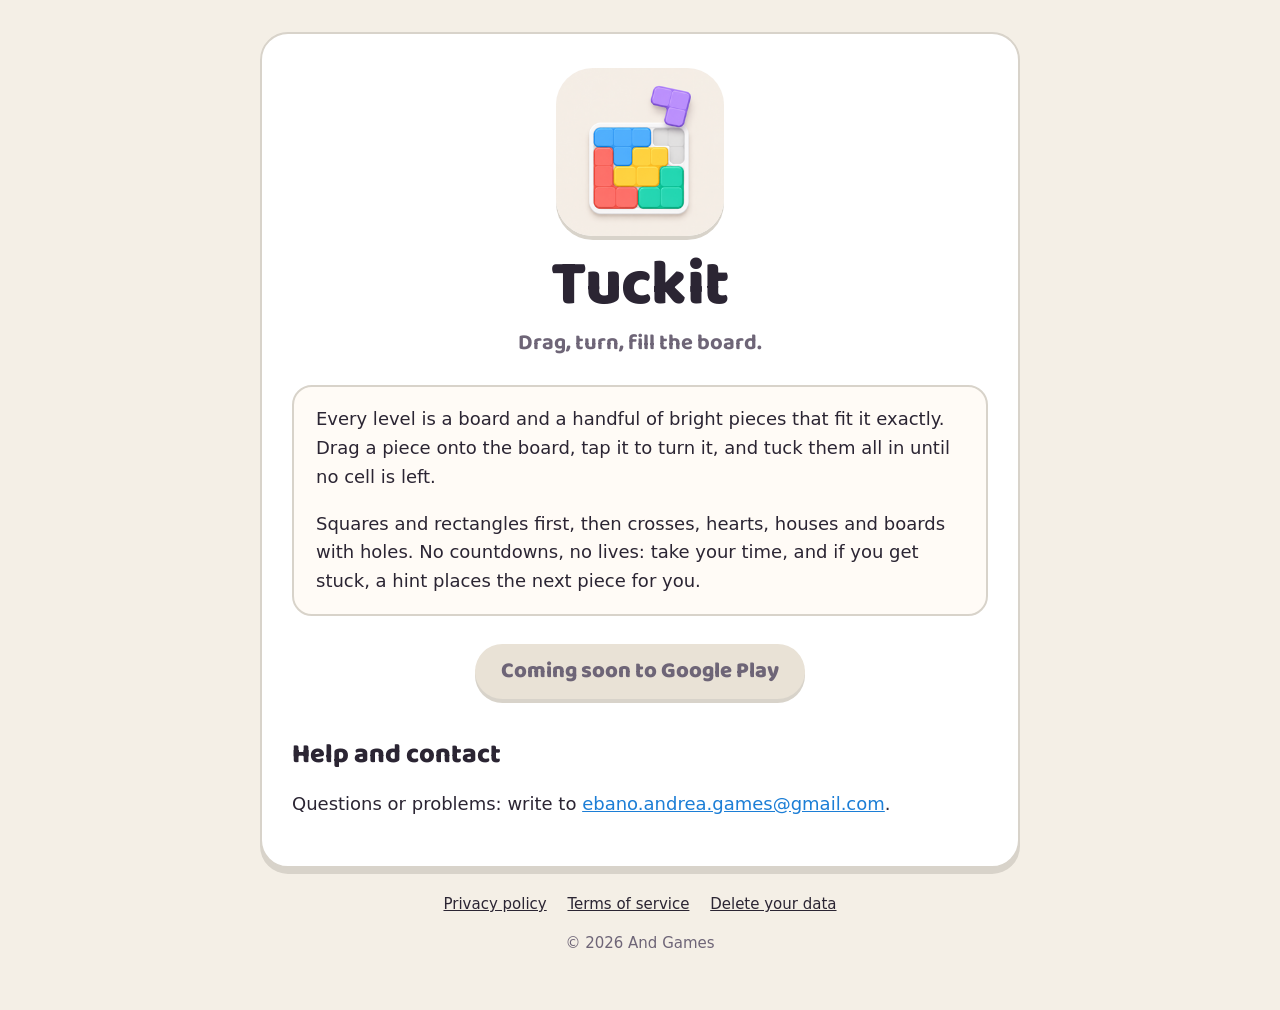
<file: index.html>
<!doctype html>
<html lang="en">
<head>
	<meta charset="utf-8">
	<meta name="viewport" content="width=device-width, initial-scale=1">
	<title>Tuckit – Block Puzzle</title>
	<meta name="description" content="Tuckit is a clean, colourful block puzzle: drag the pieces into the board, turn them, and fill every cell.">
	<link rel="icon" href="images/icon.png" type="image/png">
	<link rel="stylesheet" href="style.css">
</head>
<body>
	<main>
		<div class="hero">
			<img src="images/icon.png" alt="">
			<span class="logo">Tuckit</span>
			<p class="tagline">Drag, turn, fill the board.</p>
		</div>

		<div class="card">
			<p>Every level is a board and a handful of bright pieces that fit it exactly. Drag a piece onto the board, tap it to turn it, and tuck them all in until no cell is left.</p>
			<p>Squares and rectangles first, then crosses, hearts, houses and boards with holes. No countdowns, no lives: take your time, and if you get stuck, a hint places the next piece for you.</p>
		</div>

		<p style="text-align: center">
			<span class="button disabled">Coming soon to Google Play</span>
		</p>

		<h2>Help and contact</h2>
		<p>Questions or problems: write to <a href="mailto:ebano.andrea.games@gmail.com">ebano.andrea.games@gmail.com</a>.</p>
	</main>
	<footer>
		<a href="privacy/">Privacy policy</a>
		<a href="terms/">Terms of service</a>
		<a href="delete/">Delete your data</a>
		<p>© 2026 And Games</p>
	</footer>
</body>
</html>
</file>
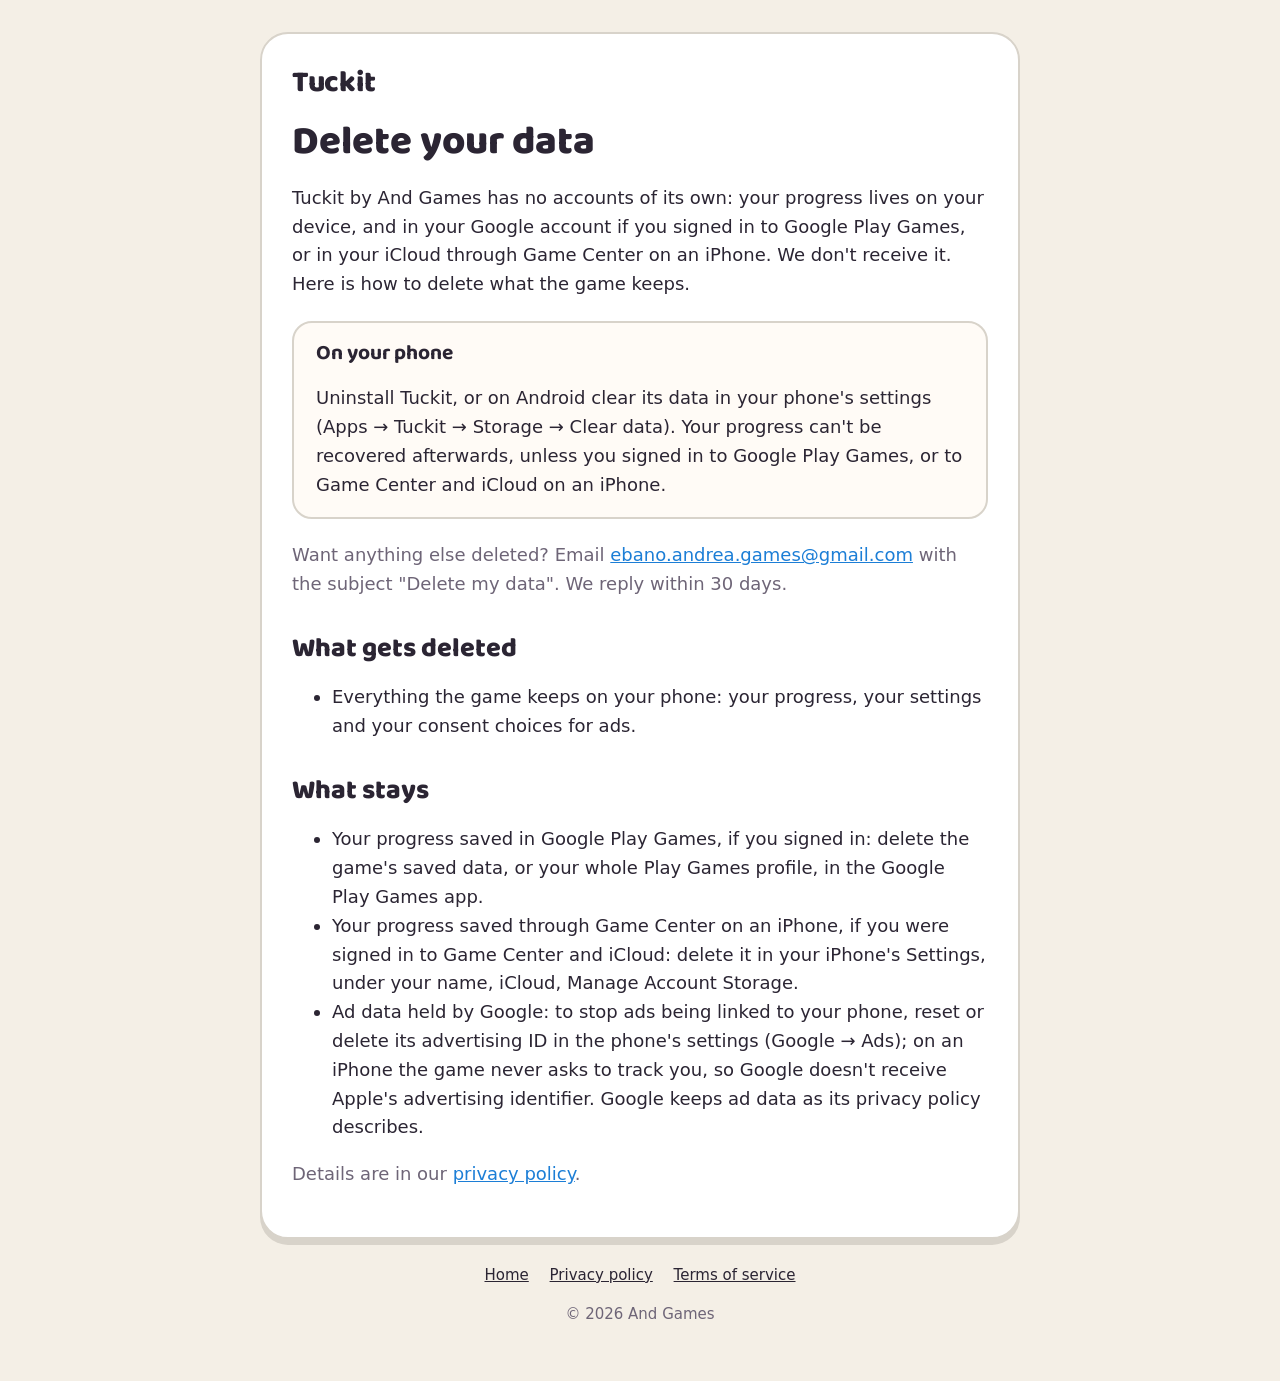
<file: delete/index.html>
<!doctype html>
<html lang="en">
<head>
	<meta charset="utf-8">
	<meta name="viewport" content="width=device-width, initial-scale=1">
	<title>Delete your data · Tuckit</title>
	<meta name="description" content="How to delete the data Tuckit keeps.">
	<link rel="icon" href="../images/icon.png" type="image/png">
	<link rel="stylesheet" href="../style.css">
</head>
<body>
	<main>
		<nav class="top"><a class="logo small" href="../">Tuckit</a></nav>

		<h1>Delete your data</h1>
		<p>Tuckit by And Games has no accounts of its own: your progress lives on your device, and in your Google account if you signed in to Google Play Games, or in your iCloud through Game Center on an iPhone. We don't receive it. Here is how to delete what the game keeps.</p>

		<div class="card">
			<h3>On your phone</h3>
			<p>Uninstall Tuckit, or on Android clear its data in your phone's settings (Apps → Tuckit → Storage → Clear data). Your progress can't be recovered afterwards, unless you signed in to Google Play Games, or to Game Center and iCloud on an iPhone.</p>
		</div>

		<p class="muted">Want anything else deleted? Email <a href="mailto:ebano.andrea.games@gmail.com?subject=Tuckit%3A%20delete%20my%20data">ebano.andrea.games@gmail.com</a> with the subject "Delete my data". We reply within 30 days.</p>

		<h2>What gets deleted</h2>
		<ul>
			<li>Everything the game keeps on your phone: your progress, your settings and your consent choices for ads.</li>
		</ul>

		<h2>What stays</h2>
		<ul>
			<li>Your progress saved in Google Play Games, if you signed in: delete the game's saved data, or your whole Play Games profile, in the Google Play Games app.</li>
			<li>Your progress saved through Game Center on an iPhone, if you were signed in to Game Center and iCloud: delete it in your iPhone's Settings, under your name, iCloud, Manage Account Storage.</li>
			<li>Ad data held by Google: to stop ads being linked to your phone, reset or delete its advertising ID in the phone's settings (Google → Ads); on an iPhone the game never asks to track you, so Google doesn't receive Apple's advertising identifier. Google keeps ad data as its privacy policy describes.</li>
		</ul>

		<p class="muted">Details are in our <a href="../privacy/">privacy policy</a>.</p>
	</main>
	<footer>
		<a href="../">Home</a>
		<a href="../privacy/">Privacy policy</a>
		<a href="../terms/">Terms of service</a>
		<p>© 2026 And Games</p>
	</footer>
</body>
</html>
</file>
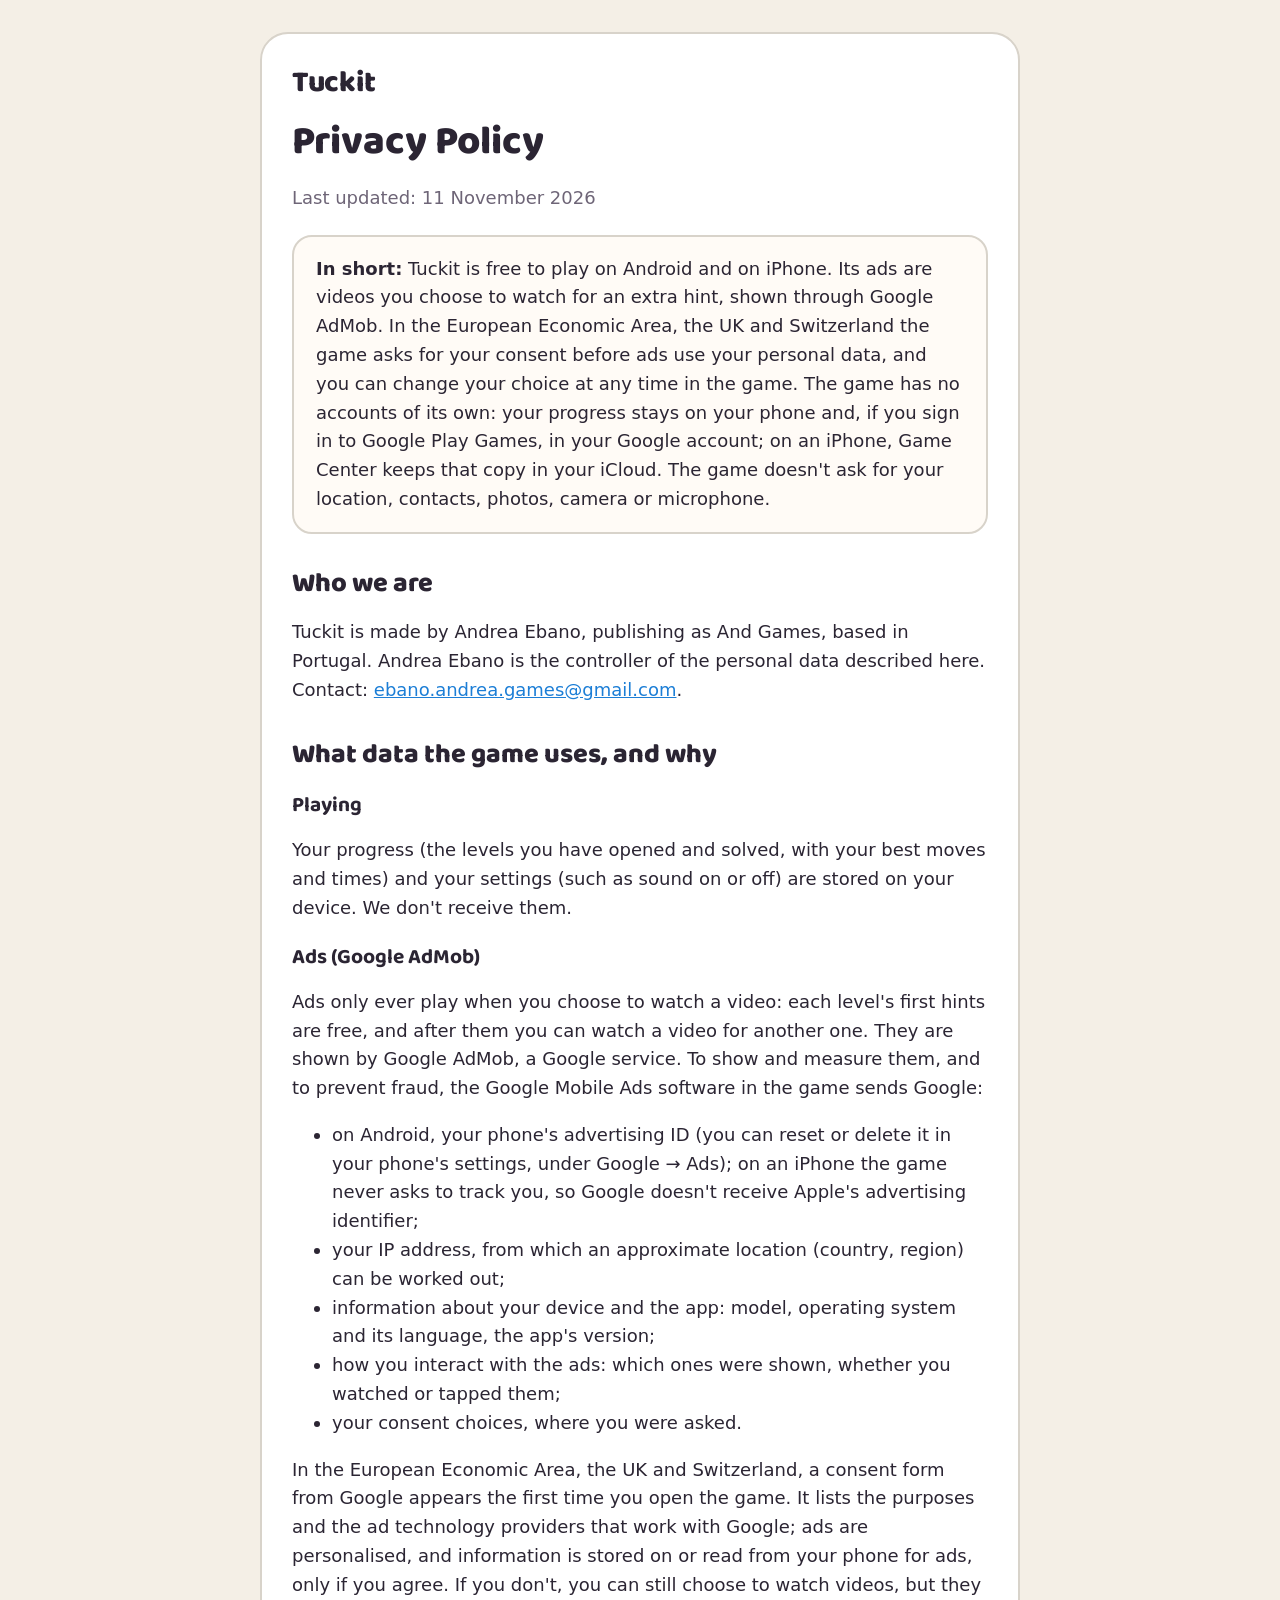
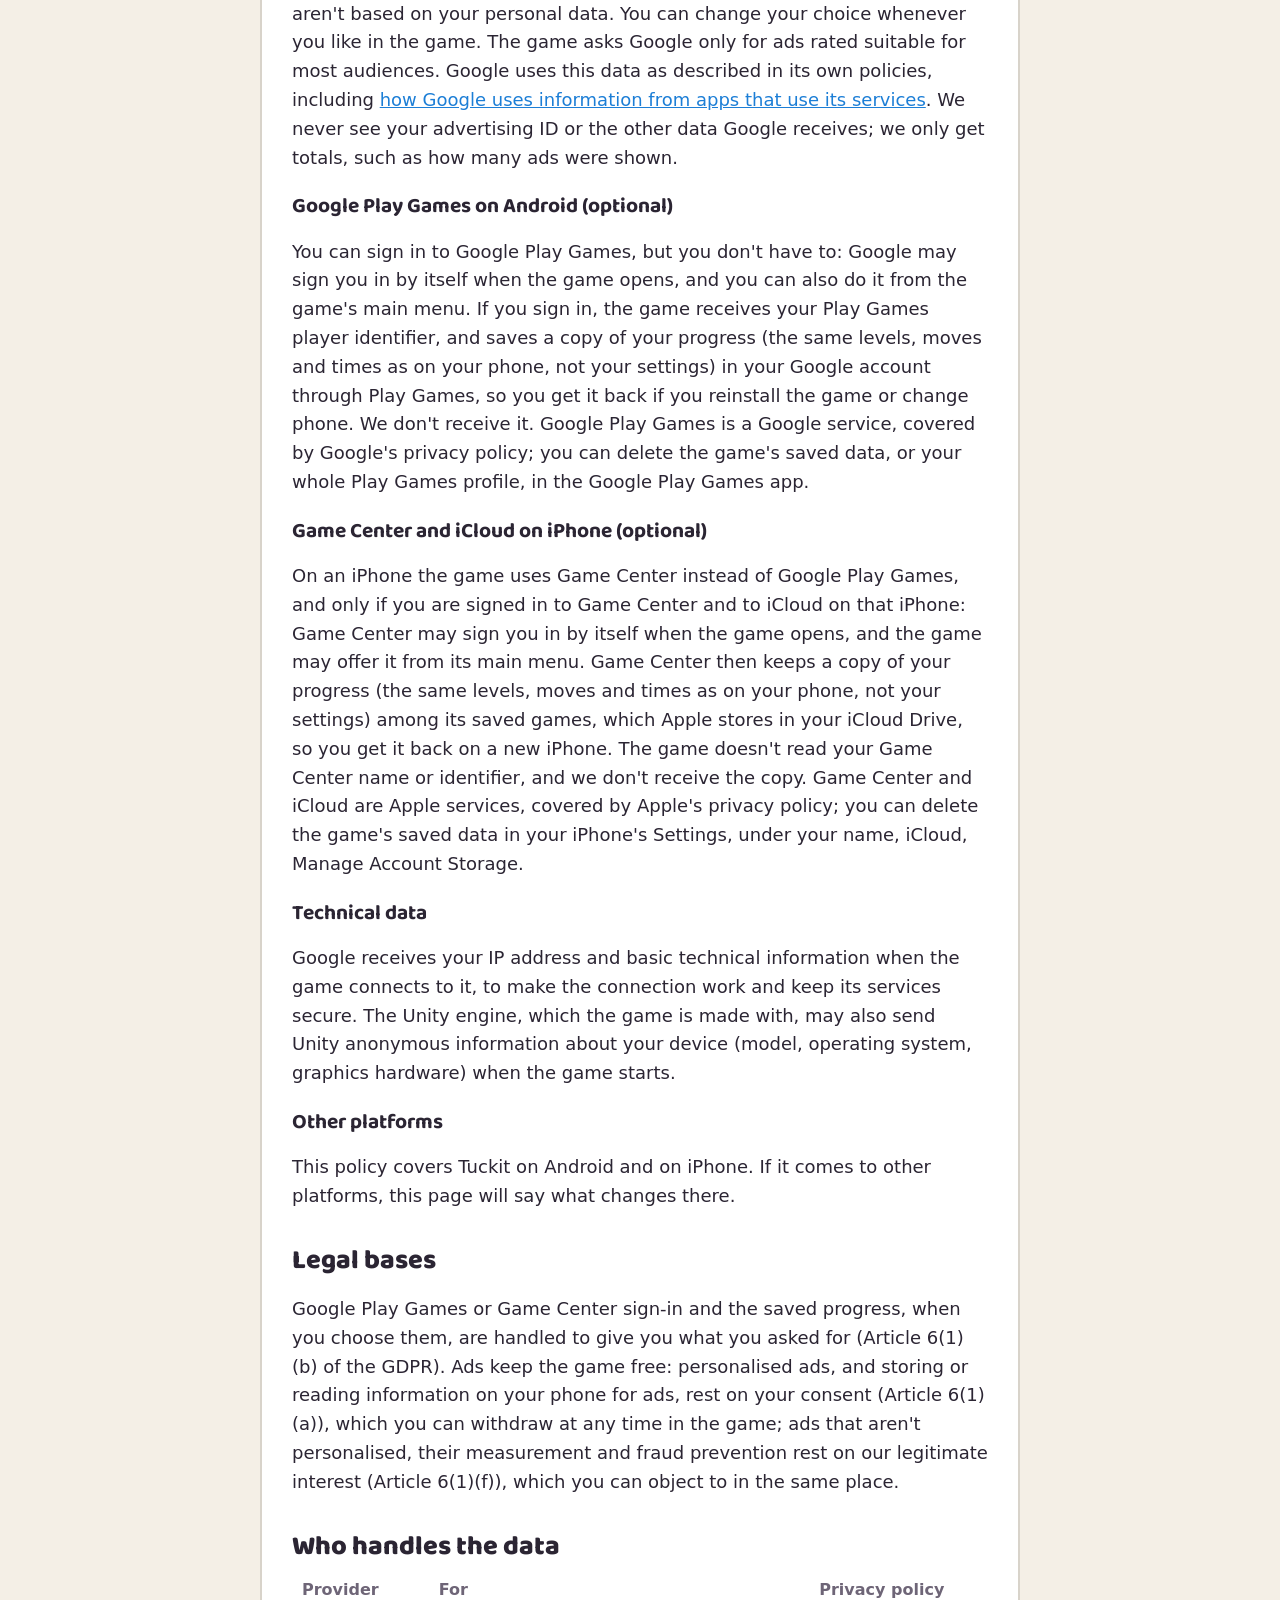
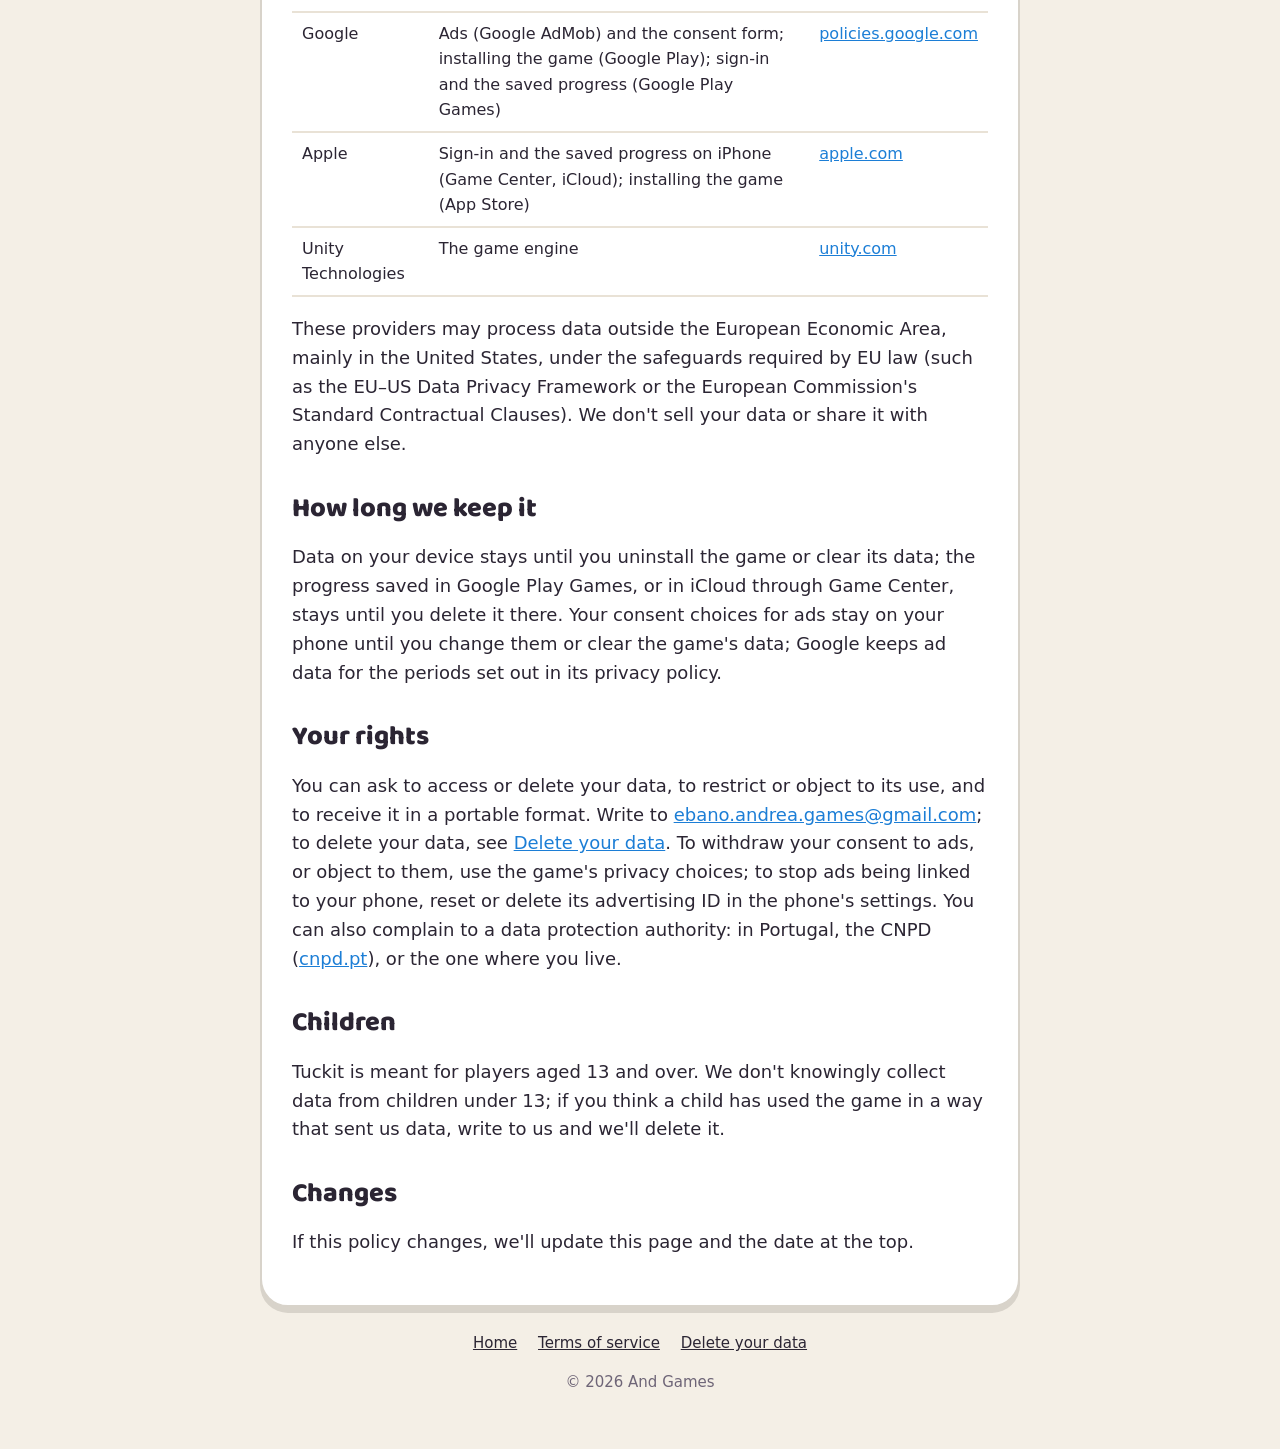
<file: privacy/index.html>
<!doctype html>
<html lang="en">
<head>
	<meta charset="utf-8">
	<meta name="viewport" content="width=device-width, initial-scale=1">
	<title>Privacy Policy · Tuckit</title>
	<meta name="description" content="What data Tuckit uses, why, who handles it, and how to stop it.">
	<link rel="icon" href="../images/icon.png" type="image/png">
	<link rel="stylesheet" href="../style.css">
</head>
<body>
	<main>
		<nav class="top"><a class="logo small" href="../">Tuckit</a></nav>

		<h1>Privacy Policy</h1>
		<p class="muted">Last updated: 11 November 2026</p>

		<div class="card">
			<p><strong>In short:</strong> Tuckit is free to play on Android and on iPhone. Its ads are videos you choose to watch for an extra hint, shown through Google AdMob. In the European Economic Area, the UK and Switzerland the game asks for your consent before ads use your personal data, and you can change your choice at any time in the game. The game has no accounts of its own: your progress stays on your phone and, if you sign in to Google Play Games, in your Google account; on an iPhone, Game Center keeps that copy in your iCloud. The game doesn't ask for your location, contacts, photos, camera or microphone.</p>
		</div>

		<h2>Who we are</h2>
		<p>Tuckit is made by Andrea Ebano, publishing as And Games, based in Portugal. Andrea Ebano is the controller of the personal data described here. Contact: <a href="mailto:ebano.andrea.games@gmail.com">ebano.andrea.games@gmail.com</a>.</p>

		<h2>What data the game uses, and why</h2>

		<h3>Playing</h3>
		<p>Your progress (the levels you have opened and solved, with your best moves and times) and your settings (such as sound on or off) are stored on your device. We don't receive them.</p>

		<h3>Ads (Google AdMob)</h3>
		<p>Ads only ever play when you choose to watch a video: each level's first hints are free, and after them you can watch a video for another one. They are shown by Google AdMob, a Google service. To show and measure them, and to prevent fraud, the Google Mobile Ads software in the game sends Google:</p>
		<ul>
			<li>on Android, your phone's advertising ID (you can reset or delete it in your phone's settings, under Google → Ads); on an iPhone the game never asks to track you, so Google doesn't receive Apple's advertising identifier;</li>
			<li>your IP address, from which an approximate location (country, region) can be worked out;</li>
			<li>information about your device and the app: model, operating system and its language, the app's version;</li>
			<li>how you interact with the ads: which ones were shown, whether you watched or tapped them;</li>
			<li>your consent choices, where you were asked.</li>
		</ul>
		<p>In the European Economic Area, the UK and Switzerland, a consent form from Google appears the first time you open the game. It lists the purposes and the ad technology providers that work with Google; ads are personalised, and information is stored on or read from your phone for ads, only if you agree. If you don't, you can still choose to watch videos, but they aren't based on your personal data. You can change your choice whenever you like in the game. The game asks Google only for ads rated suitable for most audiences. Google uses this data as described in its own policies, including <a href="https://policies.google.com/technologies/partner-sites">how Google uses information from apps that use its services</a>. We never see your advertising ID or the other data Google receives; we only get totals, such as how many ads were shown.</p>

		<h3>Google Play Games on Android (optional)</h3>
		<p>You can sign in to Google Play Games, but you don't have to: Google may sign you in by itself when the game opens, and you can also do it from the game's main menu. If you sign in, the game receives your Play Games player identifier, and saves a copy of your progress (the same levels, moves and times as on your phone, not your settings) in your Google account through Play Games, so you get it back if you reinstall the game or change phone. We don't receive it. Google Play Games is a Google service, covered by Google's privacy policy; you can delete the game's saved data, or your whole Play Games profile, in the Google Play Games app.</p>

		<h3>Game Center and iCloud on iPhone (optional)</h3>
		<p>On an iPhone the game uses Game Center instead of Google Play Games, and only if you are signed in to Game Center and to iCloud on that iPhone: Game Center may sign you in by itself when the game opens, and the game may offer it from its main menu. Game Center then keeps a copy of your progress (the same levels, moves and times as on your phone, not your settings) among its saved games, which Apple stores in your iCloud Drive, so you get it back on a new iPhone. The game doesn't read your Game Center name or identifier, and we don't receive the copy. Game Center and iCloud are Apple services, covered by Apple's privacy policy; you can delete the game's saved data in your iPhone's Settings, under your name, iCloud, Manage Account Storage.</p>

		<h3>Technical data</h3>
		<p>Google receives your IP address and basic technical information when the game connects to it, to make the connection work and keep its services secure. The Unity engine, which the game is made with, may also send Unity anonymous information about your device (model, operating system, graphics hardware) when the game starts.</p>

		<h3>Other platforms</h3>
		<p>This policy covers Tuckit on Android and on iPhone. If it comes to other platforms, this page will say what changes there.</p>

		<h2>Legal bases</h2>
		<p>Google Play Games or Game Center sign-in and the saved progress, when you choose them, are handled to give you what you asked for (Article 6(1)(b) of the GDPR). Ads keep the game free: personalised ads, and storing or reading information on your phone for ads, rest on your consent (Article 6(1)(a)), which you can withdraw at any time in the game; ads that aren't personalised, their measurement and fraud prevention rest on our legitimate interest (Article 6(1)(f)), which you can object to in the same place.</p>

		<h2>Who handles the data</h2>
		<table>
			<tr><th>Provider</th><th>For</th><th>Privacy policy</th></tr>
			<tr><td>Google</td><td>Ads (Google AdMob) and the consent form; installing the game (Google Play); sign-in and the saved progress (Google Play Games)</td><td><a href="https://policies.google.com/privacy">policies.google.com</a></td></tr>
			<tr><td>Apple</td><td>Sign-in and the saved progress on iPhone (Game Center, iCloud); installing the game (App Store)</td><td><a href="https://www.apple.com/legal/privacy/">apple.com</a></td></tr>
			<tr><td>Unity Technologies</td><td>The game engine</td><td><a href="https://unity.com/legal/privacy-policy">unity.com</a></td></tr>
		</table>
		<p>These providers may process data outside the European Economic Area, mainly in the United States, under the safeguards required by EU law (such as the EU–US Data Privacy Framework or the European Commission's Standard Contractual Clauses). We don't sell your data or share it with anyone else.</p>

		<h2>How long we keep it</h2>
		<p>Data on your device stays until you uninstall the game or clear its data; the progress saved in Google Play Games, or in iCloud through Game Center, stays until you delete it there. Your consent choices for ads stay on your phone until you change them or clear the game's data; Google keeps ad data for the periods set out in its privacy policy.</p>

		<h2>Your rights</h2>
		<p>You can ask to access or delete your data, to restrict or object to its use, and to receive it in a portable format. Write to <a href="mailto:ebano.andrea.games@gmail.com">ebano.andrea.games@gmail.com</a>; to delete your data, see <a href="../delete/">Delete your data</a>. To withdraw your consent to ads, or object to them, use the game's privacy choices; to stop ads being linked to your phone, reset or delete its advertising ID in the phone's settings. You can also complain to a data protection authority: in Portugal, the CNPD (<a href="https://www.cnpd.pt">cnpd.pt</a>), or the one where you live.</p>

		<h2>Children</h2>
		<p>Tuckit is meant for players aged 13 and over. We don't knowingly collect data from children under 13; if you think a child has used the game in a way that sent us data, write to us and we'll delete it.</p>

		<h2>Changes</h2>
		<p>If this policy changes, we'll update this page and the date at the top.</p>
	</main>
	<footer>
		<a href="../">Home</a>
		<a href="../terms/">Terms of service</a>
		<a href="../delete/">Delete your data</a>
		<p>© 2026 And Games</p>
	</footer>
</body>
</html>
</file>
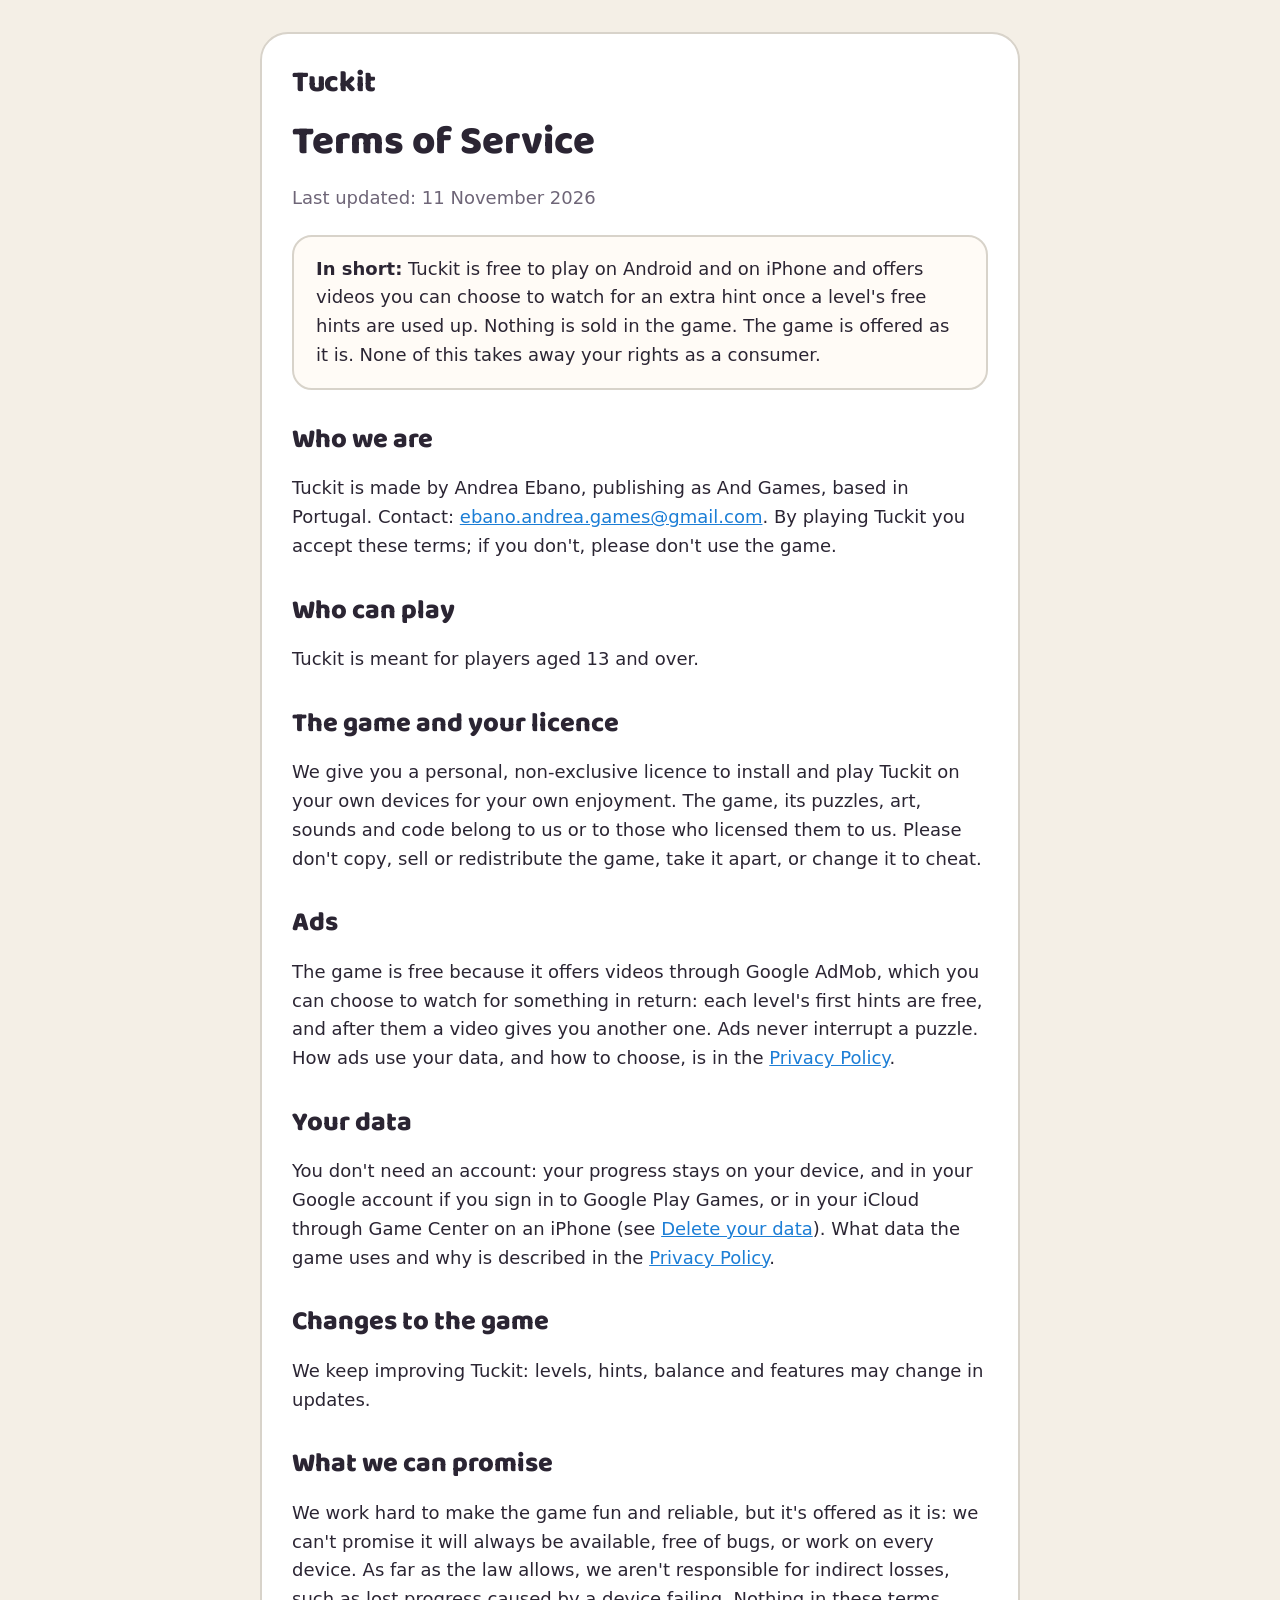
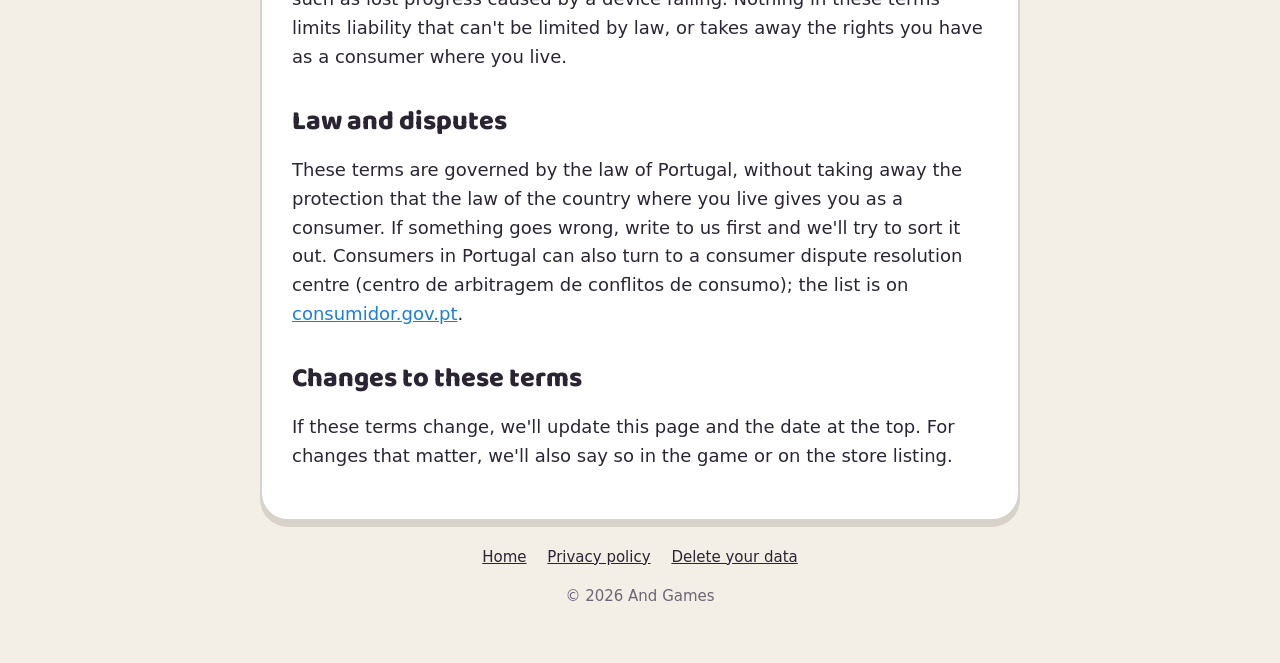
<file: terms/index.html>
<!doctype html>
<html lang="en">
<head>
	<meta charset="utf-8">
	<meta name="viewport" content="width=device-width, initial-scale=1">
	<title>Terms of Service · Tuckit</title>
	<meta name="description" content="The terms for playing Tuckit.">
	<link rel="icon" href="../images/icon.png" type="image/png">
	<link rel="stylesheet" href="../style.css">
</head>
<body>
	<main>
		<nav class="top"><a class="logo small" href="../">Tuckit</a></nav>

		<h1>Terms of Service</h1>
		<p class="muted">Last updated: 11 November 2026</p>

		<div class="card">
			<p><strong>In short:</strong> Tuckit is free to play on Android and on iPhone and offers videos you can choose to watch for an extra hint once a level's free hints are used up. Nothing is sold in the game. The game is offered as it is. None of this takes away your rights as a consumer.</p>
		</div>

		<h2>Who we are</h2>
		<p>Tuckit is made by Andrea Ebano, publishing as And Games, based in Portugal. Contact: <a href="mailto:ebano.andrea.games@gmail.com">ebano.andrea.games@gmail.com</a>. By playing Tuckit you accept these terms; if you don't, please don't use the game.</p>

		<h2>Who can play</h2>
		<p>Tuckit is meant for players aged 13 and over.</p>

		<h2>The game and your licence</h2>
		<p>We give you a personal, non-exclusive licence to install and play Tuckit on your own devices for your own enjoyment. The game, its puzzles, art, sounds and code belong to us or to those who licensed them to us. Please don't copy, sell or redistribute the game, take it apart, or change it to cheat.</p>

		<h2>Ads</h2>
		<p>The game is free because it offers videos through Google AdMob, which you can choose to watch for something in return: each level's first hints are free, and after them a video gives you another one. Ads never interrupt a puzzle. How ads use your data, and how to choose, is in the <a href="../privacy/">Privacy Policy</a>.</p>

		<h2>Your data</h2>
		<p>You don't need an account: your progress stays on your device, and in your Google account if you sign in to Google Play Games, or in your iCloud through Game Center on an iPhone (see <a href="../delete/">Delete your data</a>). What data the game uses and why is described in the <a href="../privacy/">Privacy Policy</a>.</p>

		<h2>Changes to the game</h2>
		<p>We keep improving Tuckit: levels, hints, balance and features may change in updates.</p>

		<h2>What we can promise</h2>
		<p>We work hard to make the game fun and reliable, but it's offered as it is: we can't promise it will always be available, free of bugs, or work on every device. As far as the law allows, we aren't responsible for indirect losses, such as lost progress caused by a device failing. Nothing in these terms limits liability that can't be limited by law, or takes away the rights you have as a consumer where you live.</p>

		<h2>Law and disputes</h2>
		<p>These terms are governed by the law of Portugal, without taking away the protection that the law of the country where you live gives you as a consumer. If something goes wrong, write to us first and we'll try to sort it out. Consumers in Portugal can also turn to a consumer dispute resolution centre (centro de arbitragem de conflitos de consumo); the list is on <a href="https://www.consumidor.gov.pt">consumidor.gov.pt</a>.</p>

		<h2>Changes to these terms</h2>
		<p>If these terms change, we'll update this page and the date at the top. For changes that matter, we'll also say so in the game or on the store listing.</p>
	</main>
	<footer>
		<a href="../">Home</a>
		<a href="../privacy/">Privacy policy</a>
		<a href="../delete/">Delete your data</a>
		<p>© 2026 And Games</p>
	</footer>
</body>
</html>
</file>
<file: style.css>
/* Tuckit website: the game's light room, white board and bright pieces, and its font (Baloo 2, SIL OFL 1.1, served from here). */
@font-face {
	font-family: "Baloo 2";
	src: url("fonts/Baloo2-Bold.ttf") format("truetype");
	font-weight: 700;
	font-display: swap;
}
@font-face {
	font-family: "Baloo 2";
	src: url("fonts/Baloo2-ExtraBold.ttf") format("truetype");
	font-weight: 800;
	font-display: swap;
}

:root {
	--bg: #f4efe6;
	--tray: #e9e2d6;
	--edge: #d8d3ca;
	--board: #ffffff;
	--card: #fffbf6;
	--ink: #2b2533;
	--muted: #6e6577;
	--accent: #ff7a59;
	--accent-edge: #d9573a;
	--coral: #ff6b6b;
	--sky: #4dabf7;
	--sun: #ffd43b;
	--teal: #20c997;
	--lavender: #b197fc;
}

* { box-sizing: border-box; }

html { background: var(--bg); }

body {
	margin: 0;
	color: var(--ink);
	background: var(--bg);
	font-family: system-ui, -apple-system, "Segoe UI", Roboto, sans-serif;
	font-size: 18px;
	line-height: 1.6;
}

main {
	max-width: 760px;
	margin: 32px auto 0;
	padding: 34px 30px 30px;
	background: var(--board);
	border: 2px solid var(--edge);
	border-radius: 28px;
	box-shadow: 0 6px 0 var(--edge);
}

a { color: #1c7ed6; }

h1, h2, h3, .logo, .button, .tagline { font-family: "Baloo 2", system-ui, sans-serif; }

h1, h2, h3 { line-height: 1.2; }
h1 { font-size: 40px; font-weight: 800; margin: 0 0 6px; }
h2 { font-size: 27px; font-weight: 800; margin: 34px 0 6px; }
h3 { font-size: 21px; font-weight: 700; margin: 22px 0 2px; }

strong { font-weight: 600; }

.muted { color: var(--muted); }

.logo {
	display: inline-block;
	color: var(--ink);
	font-size: 64px;
	font-weight: 800;
	line-height: 1;
	text-decoration: none;
	letter-spacing: -0.01em;
}
.logo.small { font-size: 30px; }

.tagline { margin: 8px 0 24px; color: var(--muted); font-size: 22px; font-weight: 700; }

.hero { text-align: center; }
.hero img { display: block; width: 168px; height: 168px; margin: 0 auto 18px; border-radius: 22%; box-shadow: 0 4px 0 var(--edge); }

.dots { display: flex; justify-content: center; gap: 8px; margin: 0 0 6px; }
.dots span { width: 14px; height: 14px; border-radius: 4px; }

.card {
	background: var(--card);
	border: 2px solid var(--edge);
	border-radius: 20px;
	padding: 18px 22px;
	margin: 22px 0;
}
.card > :first-child { margin-top: 0; }
.card > :last-child { margin-bottom: 0; }

.button {
	display: inline-block;
	min-width: 240px;
	padding: 10px 26px;
	margin: 6px;
	color: #ffffff;
	background: var(--accent);
	border-radius: 999px;
	box-shadow: 0 4px 0 var(--accent-edge);
	font-size: 22px;
	font-weight: 800;
	text-align: center;
	text-decoration: none;
}
.button.disabled { color: var(--muted); background: var(--tray); box-shadow: 0 4px 0 var(--edge); pointer-events: none; }

nav.top { margin-bottom: 18px; }

footer {
	max-width: 760px;
	margin: 0 auto;
	padding: 24px 16px 40px;
	color: var(--muted);
	font-size: 15px;
	text-align: center;
}
footer a { color: var(--ink); margin: 0 8px; }

table { width: 100%; border-collapse: collapse; font-size: 16px; }
th, td { text-align: left; vertical-align: top; padding: 8px 10px; border-bottom: 2px solid var(--tray); }
th { color: var(--muted); font-weight: 600; }

@media (max-width: 520px) {
	body { font-size: 17px; }
	main { margin: 0; border-width: 0 0 2px; border-radius: 0 0 24px 24px; padding: 26px 16px; }
	.logo { font-size: 48px; }
	.logo.small { font-size: 26px; }
	h1 { font-size: 32px; }
	h2 { font-size: 24px; }
	.button { width: 100%; min-width: 0; margin: 6px 0; }
	table { font-size: 15px; }
	th, td { padding: 8px 6px; }
}
</file>
